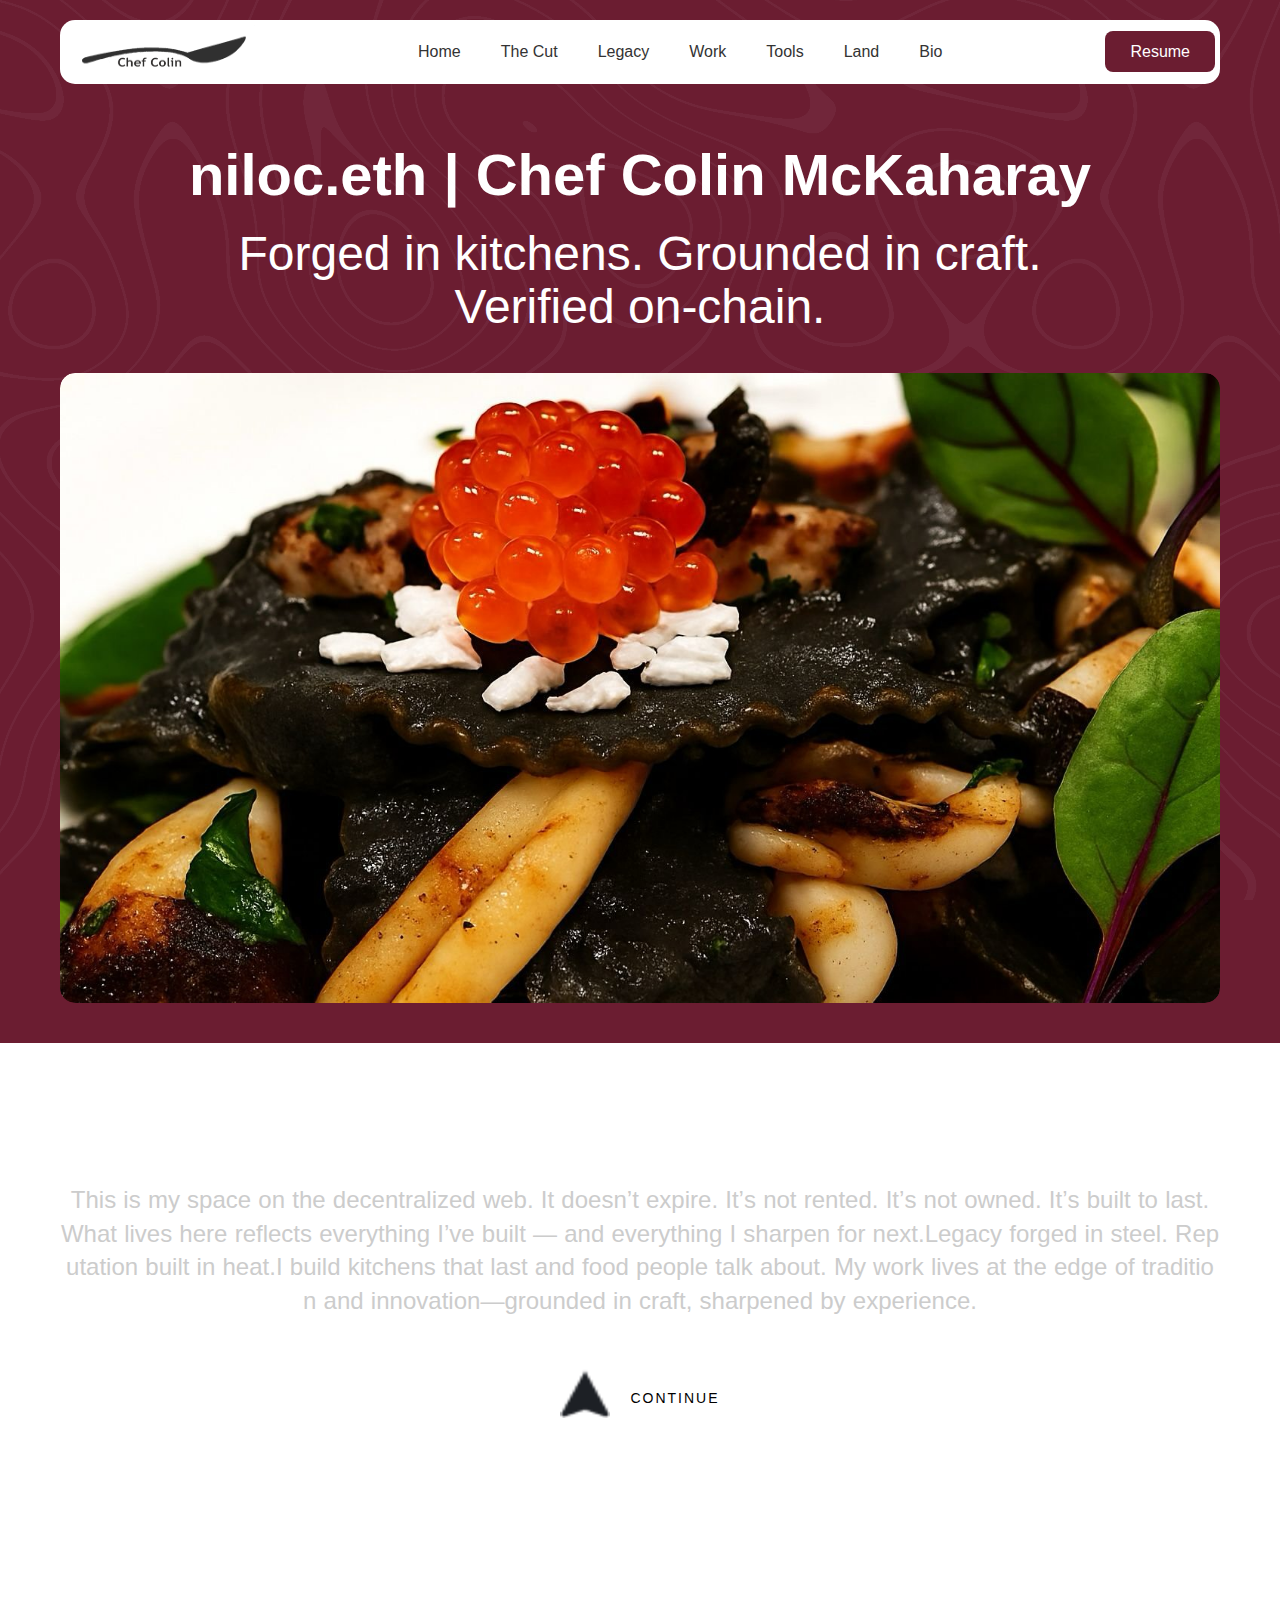
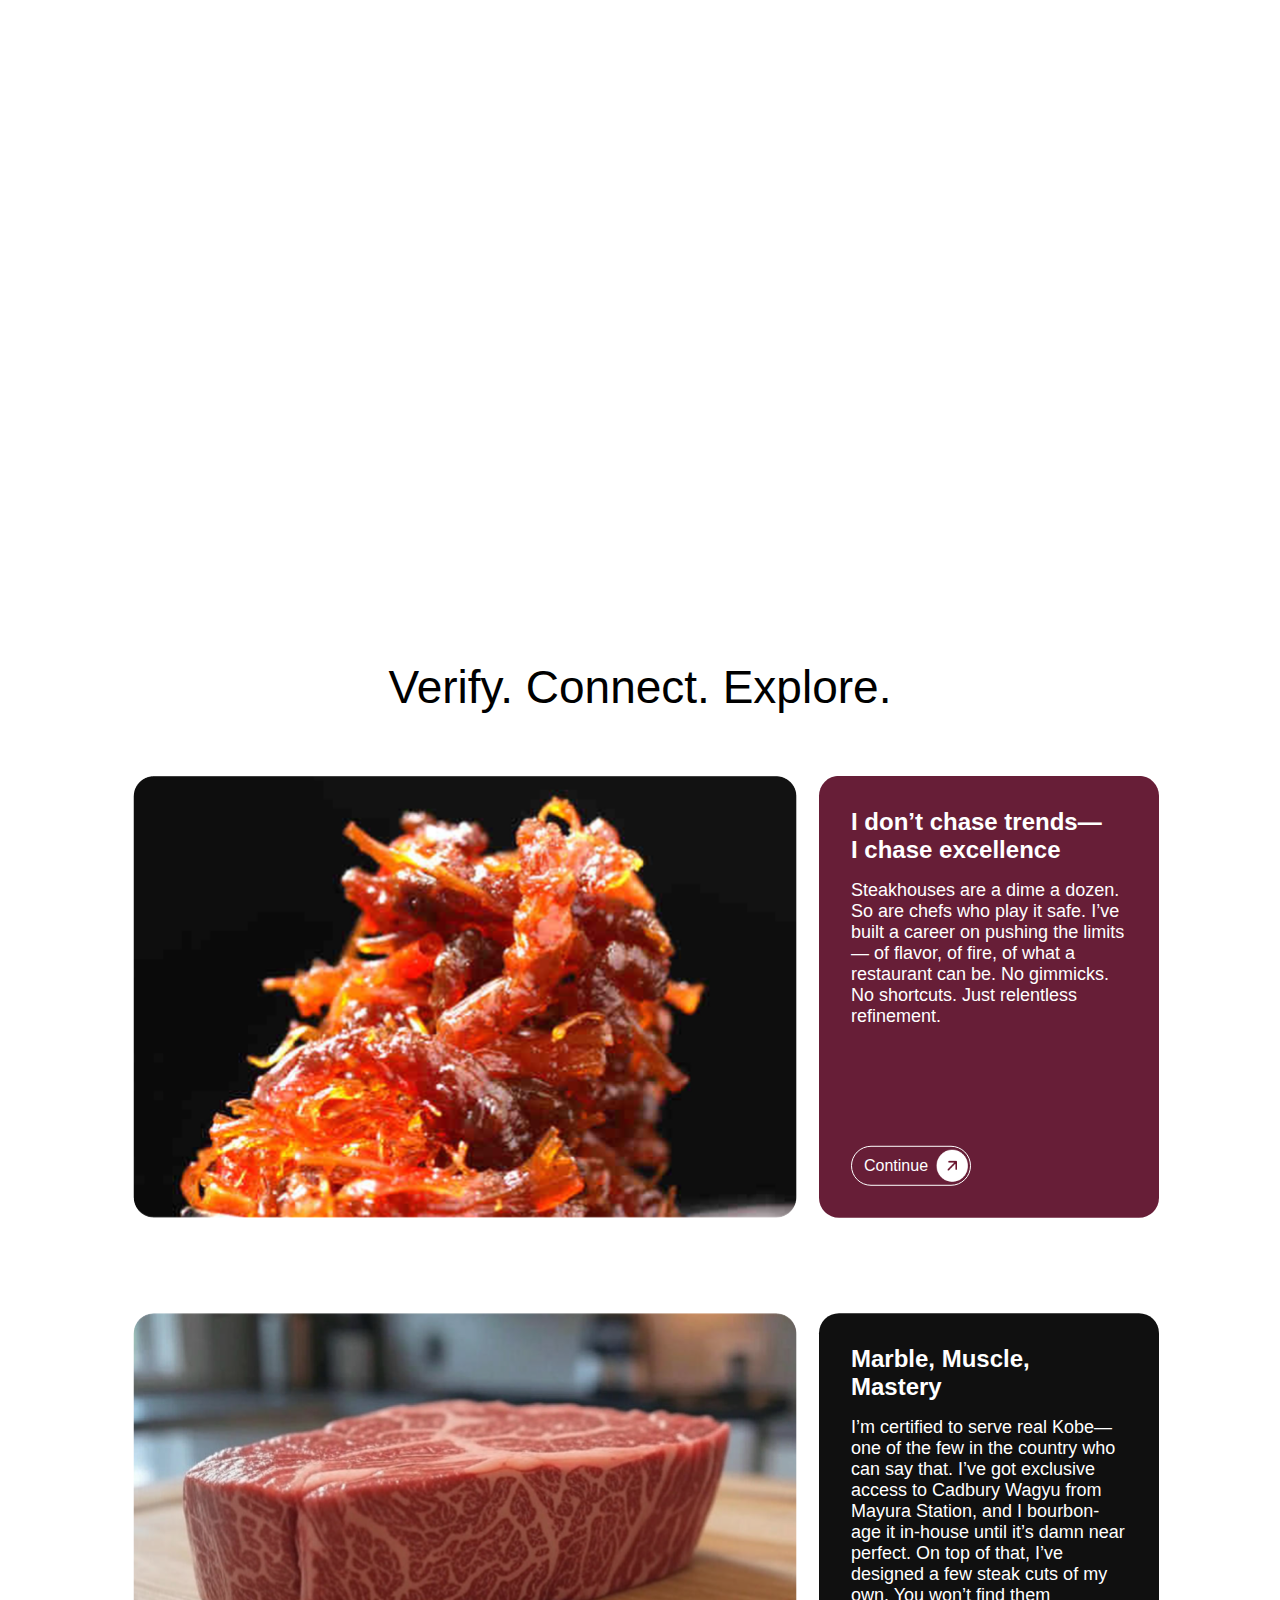
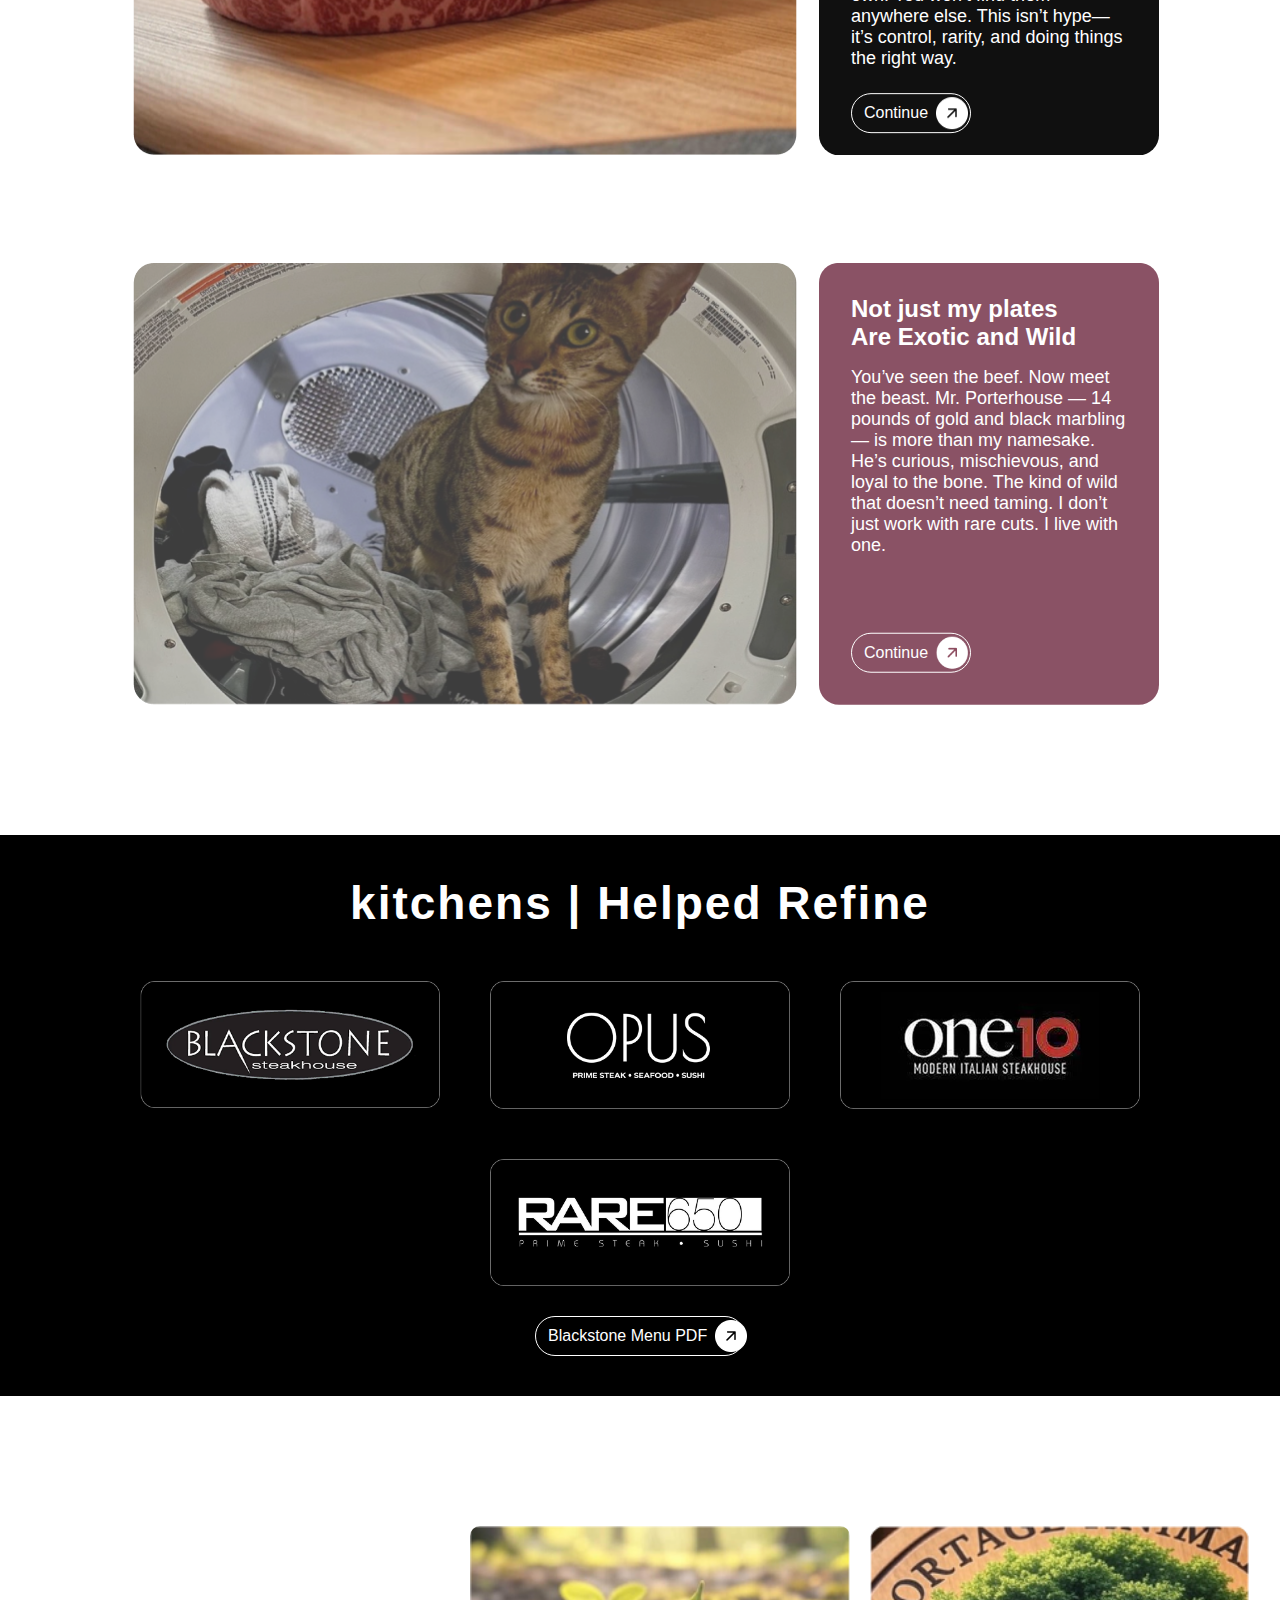
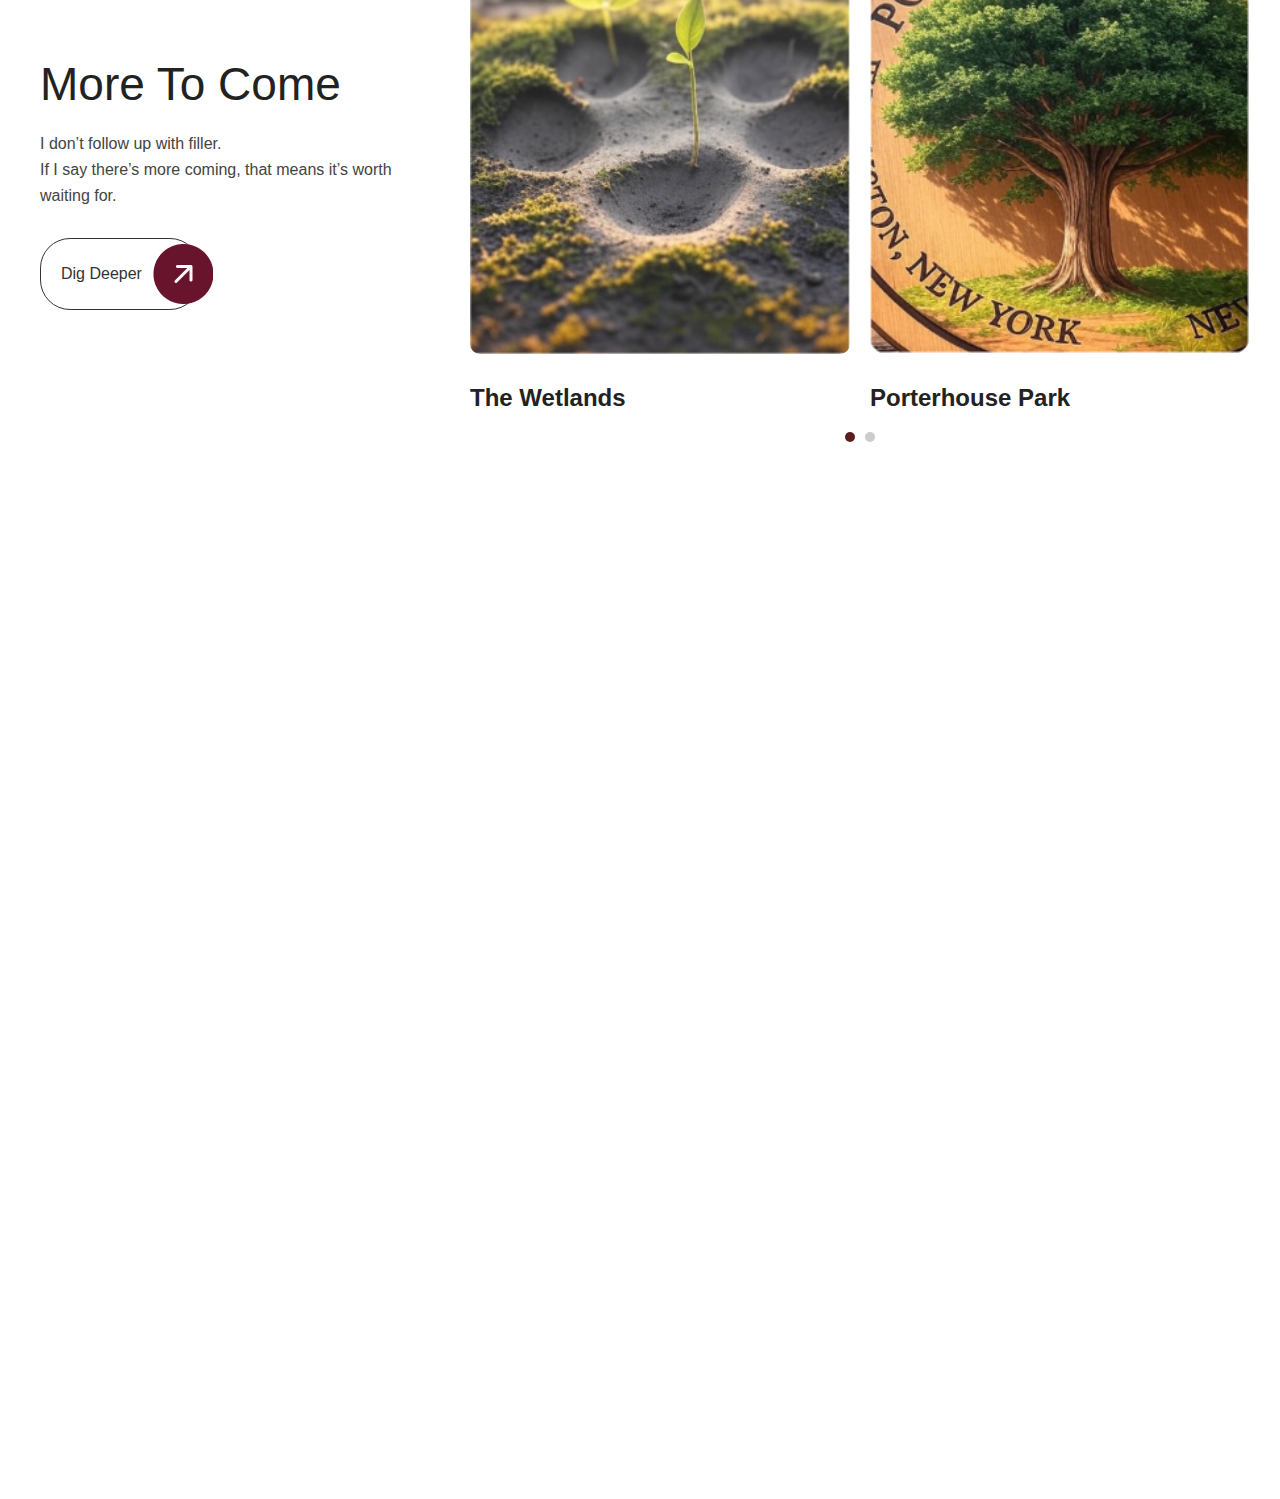
<file: index.html>
<!-- rebuild trigger -->
<!DOCTYPE html>
<html lang="en">
  <head>
    <meta charset="UTF-8" />
    <meta name="viewport" content="width=device-width, initial-scale=1.0" />
    <title>Chef Colin</title>

    <!-- Fonts and styles -->
    <link rel="stylesheet" href="style.css" />

    <!-- Favicon -->
    <link rel="icon" type="image/x-icon" href="./images/favicon.png" />

    <!-- Swiper CSS and JS -->
    <link rel="stylesheet" href="./vendors/swiper/swiper-bundle.min.css" />
    <script src="./vendors/swiper/swiper-bundle.min.js"></script>

    <!-- GSAP & ScrollTrigger -->
    <script src="./vendors/gsap/gsap.min.js"></script>
    <script src="./vendors/gsap/ScrollTrigger.min.js"></script>
  </head>
  <body>
    <section class="hero-section" id="home">
      <div class="bg">
        <div class="container">
          <header>
            <div class="logo-container">
              <img
                src="./images/logos.png"
                alt="Chef Colin Logo"
                class="logo"
              />
            </div>
            <nav id="main-nav">
              <ul class="nav-links">
                <li><a href="#home" class="nav-link">Home</a></li>
                <li><a href="#about" class="nav-link">The Cut</a></li>
                <li><a href="#legacy" class="nav-link">Legacy</a></li>
                <li><a href="#explore" class="nav-link">Work</a></li>
                <li><a href="#partners" class="nav-link">Tools</a></li>
                <li><a href="#partners" class="nav-link">Land</a></li>
                <li>
                  <a
                    target="_blank"
                    href="./documents/Chef Colin Bio.pdf"
                    class="nav-link"
                    >Bio</a
                  >
                </li>
              </ul>
            </nav>
            <div>
              <a
                target="_blank"
                href="./documents/Chef Colin resume.pdf"
                class="signup-btn"
                >Resume
              </a>
            </div>
            <div class="burger-menu" id="burger-menu">
              <div class="bar"></div>
              <div class="bar"></div>
              <div class="bar"></div>
            </div>
          </header>

          <section class="hero">
            <div class="hero-text">
              <h1 class="type">
                <span class="ityped">niloc.eth | Chef Colin McKaharay</span>
              </h1>
              <h4 class="type1">
                <span class="ityped"
                  >Forged in kitchens. Grounded in craft.<br />
                  Verified on-chain.</span
                >
              </h4>
            </div>
            <div class="hero-image-container">
              <img
                src="./images/image-8.jpeg"
                alt="Premium quality meat"
                class="hero-image"
              />
            </div>
          </section>
        </div>
      </div>
    </section>
    <section>
      <div class="second_container">
        <div class="manifesto" id="manifesto-text">
          This is my space on the decentralized web. It doesn’t expire. It’s not
          rented. It’s not owned. It’s built to last.What lives here reflects
          everything I’ve built — and everything I sharpen for next.Legacy
          forged in steel. Reputation built in heat.I build kitchens that last
          and food people talk about. My work lives at the edge of tradition and
          innovation—grounded in craft, sharpened by experience.
        </div>

        <div class="continue-btn">
          <img class="arrow" src="./images/arrow.png" />
          <a href="#about" style="text-decoration: none" class="continue-text"
            >CONTINUE</a
          >
        </div>
      </div>
    </section>
    <section class="card-section" id="about">
      <div class="card">
        <div class="card-image">
          <img
            src="./images/beef-meat.png"
            alt="Marbled meat on cutting board"
          />
        </div>
        <div class="card-text">
          <h2>Uncut</h2>
          <p>
            I didn’t come up chasing trends or TikToks. I came up scrubbing pans
            and swinging cleavers — learning to keep pace, lead by example, and
            outlast anyone who only brought passion. I’ve led kitchens that
            print money. I’ve walked away from titles that didn’t mean anything.
            I’ve built crews that still call me Chef 20 years later — and I’ve
            taught people to cook with steel and stay sharp. If you’re looking
            for buzzwords or branding, go check the résumé. This is the part
            they don’t write down — but it’s the part that built everything
            else.
          </p>
          <a href="#legacy" style="text-decoration: none" class="learn-more">
            <div class="arrow-container">
              <img src="./images/arrow.png" class="arrow-svg" />
            </div>
            Continue
          </a>
        </div>
      </div>
    </section>
    <section class="services-container" id="legacy">
      <h1 class="main-title">Built By Hand. Led With Discipline.</h1>

      <div class="services-grid">
        <!-- Service 1 -->
        <div class="service-item light-bg reveal-element">
          <div class="service-number">01</div>
          <div class="service-content">
            <h2>CRAFT</h2>
            <p>
              No gimmicks. No gimmick cuts. Just skill that doesn’t expire. What
              I build, lasts.
            </p>
          </div>
        </div>

        <!-- Service 2 -->
        <div class="service-item dark-bg reveal-element">
          <div class="service-number">02</div>
          <div class="service-content">
            <h2>Signature Cuts</h2>
            <p>
              From Cadbury Wagyu to bourbon-aged ribeyes — every plate I design
              balances luxury and legacy. I don’t copy trends. I set them.
            </p>
          </div>
        </div>

        <!-- Service 3 -->
        <div class="service-item light-bg reveal-element">
          <div class="service-number">03</div>
          <div class="service-content">
            <h2>TRAINING Ground</h2>
            <p>
              I’ve trained dishwashers into chefs and chefs into leaders. That’s
              the real secret sauce.
            </p>
          </div>
        </div>

        <!-- Service 4 -->
        <div class="service-item dark-bg reveal-element">
          <div class="service-number">04</div>
          <div class="service-content">
            <h2>Strategic SOLUTIONS</h2>
            <p>
              Whether it’s a steakhouse looking to level up, or a team looking
              for vision — they bring the knives, I bring the edge.
            </p>
          </div>
        </div>
      </div>
    </section>

    <section class="beef-section">
      <div class="container-beef">
        <div class="beef-image-container">
          <img
            src="./images/beef.png"
            alt="Premium marbled beef"
            class="beef-image"
          />
        </div>
      </div>
    </section>
    <section class="explore-section" id="explore">
      <h1 class="explore-heading">Verify. Connect. Explore.</h1>
      <!-- card one -->
      <div class="explore-wrapper card-one">
        <div class="explore-card image-card">
          <img src="./images/explore.png" alt="Seaweed/Meat Closeup" />
        </div>
        <div class="explore-card text-card">
          <h3>I don’t chase trends—<br />I chase excellence</h3>
          <p>
            Steakhouses are a dime a dozen. So are chefs who play it safe. I’ve
            built a career on pushing the limits — of flavor, of fire, of what a
            restaurant can be. No gimmicks. No shortcuts. Just relentless
            refinement.
          </p>
          <a style="text-decoration: none" href="#card2" class="learn-more-btn">
            Continue
            <img src="./images/arrow-btn.png" class="arrow" />
          </a>
        </div>
      </div>

      <!-- card two -->
      <div class="explore-wrapper card-two" id="card2">
        <div class="explore-card image-card">
          <img src="./images/meatsss.png" alt="Seaweed/Meat Closeup" />
        </div>
        <div class="explore-card black text-card">
          <h3>Marble, Muscle, <br />Mastery</h3>
          <p>
            I’m certified to serve real Kobe—one of the few in the country who
            can say that. I’ve got exclusive access to Cadbury Wagyu from Mayura
            Station, and I bourbon-age it in-house until it’s damn near perfect.
            On top of that, I’ve designed a few steak cuts of my own. You won’t
            find them anywhere else. This isn’t hype—it’s control, rarity, and
            doing things the right way.
          </p>
          <a style="text-decoration: none" href="#card3" class="learn-more-btn">
            Continue
            <img src="./images/black-arrow.png" class="arrow" />
          </a>
        </div>
      </div>

      <!-- card three -->
      <div class="explore-wrapper card-three" id="card3">
        <div class="explore-card image-card">
          <img src="./images/explore_3.png" alt="Seaweed/Meat Closeup" />
        </div>
        <div class="explore-card text-card">
          <h3>
            Not just my plates<br />
            Are Exotic and Wild
          </h3>
          <p>
            You’ve seen the beef. Now meet the beast. Mr. Porterhouse — 14
            pounds of gold and black marbling — is more than my namesake. He’s
            curious, mischievous, and loyal to the bone. The kind of wild that
            doesn’t need taming. I don’t just work with rare cuts. I live with
            one.
          </p>
          <a href="#more" style="text-decoration: none" class="learn-more-btn">
            Continue
            <img src="./images/arrow-btn.png" class="arrow" />
          </a>
        </div>
      </div>
    </section>
    <section class="kitchens-section">
      <h1>kitchens | Helped Refine</h1>
      <div class="logos">
        <a href="https://www.blackstonesteakhouse.com" class="logo-item">
          <img
            src="images/blackstone-icon.png"
            alt="Blackstone Logo"
            class="logo-1"
          />
        </a>
        <a href="https://www.opussteakhouse.com" class="logo-item">
          <img src="images/onepus-icon.png" alt="Opus Logo" class="logo-2" />
        </a>
        <a href="https://www.one10restaurant.com" class="logo-item">
          <img src="images/one-10.png" alt="One10 Logo" class="logo-3" />
        </a>
        <a href="https://www.rare650.com" class="logo-item">
          <img src="images/rare-icon.png" alt="Rare Logo" class="logo-4" />
        </a>
      </div>
      <a
        href="./documents/Blackstone Steakhouse Dinner Menu.pdf"
        class="learn-more-btn-new"
        target="_blank"
      >
        Blackstone Menu PDF
        <img src="./images/black-arrow.png" class="arrow" />
      </a>
    </section>

    <section id="more">
      <div class="mtc-container">
        <div class="mtc-content-wrapper">
          <div class="mtc-text-content">
            <h1>More To Come</h1>
            <p>
              I don’t follow up with filler.<br />
              If I say there’s more coming, that means it’s worth waiting for.
            </p>
            <a href="coming-soon.html" class="mtc-btn">
              Dig Deeper
              <img src="./images/new_arrow.png" class="arrow-new" alt="arrow" />
            </a>
          </div>

          <div class="mtc-slider-section">
            <div class="mtc-slider">
              <div class="mtc-slide">
                <div class="mtc-slide-content">
                  <div class="mtc-slide-image">
                    <img
                      src="./images/slider1.png"
                      alt="Small plant sprouting"
                    />
                  </div>
                  <h3 class="mtc-slide-title">The Wetlands</h3>
                </div>
              </div>
              <div class="mtc-slide">
                <div class="mtc-slide-content">
                  <div class="mtc-slide-image">
                    <img src="./images/slider2.png" alt="Tree medallion" />
                  </div>
                  <h3 class="mtc-slide-title">Porterhouse Park</h3>
                </div>
              </div>
              <div class="mtc-slide">
                <div class="mtc-slide-content">
                  <div class="mtc-slide-image">
                    <img src="./images/slider3.png" alt="Wooden deck" />
                  </div>
                  <h3 class="mtc-slide-title">The Custom Collection</h3>
                </div>
              </div>
            </div>

            <div class="mtc-slider-dots">
              <span class="mtc-dot active" data-index="0"></span>
              <span class="mtc-dot" data-index="1"></span>
            </div>
          </div>
        </div>
      </div>
    </section>

    <section class="footer-section" id="partners">
      <div class="footer-content">
        <div class="footer-brand">
          <h1>The legacy is <span>already written.</span></h1>
          <h1>The just proves it. <span>next cut </span></h1>
        </div>

        <nav class="footer-nav">
          <a href="#home">Home</a>
          <a href="#about">The Cut</a>
          <a href="#legacy">Legacy</a>
          <a href="#explore">Work</a>
        </nav>

        <div class="footer-social">
          <a target="_blank" href="mailto:chefniloc@aol.com">
            <img src="./images/email.png"
          /></a>
          <a target="_blank" href="https://chefcolin.com/">
            <img src="./images/website.png"
          /></a>
          <a target="_blank" href="https://www.linkedin.com/in/chefniloc">
            <img src="./images/linkedin.png"
          /></a>
          <a target="_blank" href="https://app.ens.domains/name/niloc.eth"
            ><img src="./images/web3.png"
          /></a>
          <a target="_blank" href="https://www.instagram.com/chefniloc">
            <img src="./images/instagram.png"
          /></a>
        </div>

        <div class="footer-logo">
          <img src="./images/chef-colin.png" />
        </div>

        <div class="footer-button-container">
          <a href="mailto:chefniloc@aol.com" class="footer-button"
            >CONTACT ME</a
          >
        </div>

        <div class="footer-copyright">
          <p>© 2025 Blackstone Steakhouse Executive Chef Colin McKaharay</p>
          <p>Chefmiloc@Aol.Com | Niloc.Eth — Verified On-Chain.</p>
        </div>
      </div>
    </section>

    <script src="./js/script.js"></script>

    <script>
      // Ensure GSAP and ScrollTrigger are loaded
      gsap.registerPlugin(ScrollTrigger);

      // Card Animation
      gsap
        .timeline({
          scrollTrigger: {
            trigger: ".card",
            start: "top 80%",
            toggleActions: "play reverse play reverse",
          },
          defaults: { ease: "power3.out" },
        })
        .fromTo(
          ".card",
          { y: 100, opacity: 0 },
          { y: 0, opacity: 1, duration: 1 }
        )
        .fromTo(
          ".card-text h2",
          { y: 50, opacity: 0 },
          { y: 0, opacity: 1, duration: 0.8 },
          "-=0.5"
        )
        .fromTo(
          ".card-text p",
          { y: 40, opacity: 0 },
          { y: 0, opacity: 1, duration: 0.8 },
          "-=0.5"
        )
        .fromTo(
          ".learn-more",
          { y: 30, opacity: 0 },
          { y: 0, opacity: 1, duration: 0.8 },
          "-=0.5"
        );

      // Footer Animation
      gsap.fromTo(
        ".footer-section",
        { y: 50, opacity: 0 },
        {
          y: 0,
          opacity: 1,
          duration: 1,
          scrollTrigger: {
            trigger: ".footer-section",
            start: "top 90%",
            toggleActions: "play reverse play reverse",
          },
        }
      );
    </script>
    <script>
      document.addEventListener("DOMContentLoaded", () => {
        const slider = document.querySelector(".mtc-slider");
        const dotsContainer = document.querySelector(".mtc-slider-dots");
        const slides = document.querySelectorAll(".mtc-slide");
        const totalSlides = slides.length;
        let currentIndex = 0;
        let slidesPerView = window.innerWidth > 992 ? 2 : 1;

        // Function to update dots based on slides per view
        function updateDots() {
          const dotCount = Math.ceil(totalSlides / slidesPerView);
          dotsContainer.innerHTML = "";
          for (let i = 0; i < dotCount; i++) {
            const dot = document.createElement("span");
            dot.classList.add("mtc-dot");
            dot.setAttribute("data-index", i);
            if (i === currentIndex) dot.classList.add("active");
            dotsContainer.appendChild(dot);
          }

          // Add click event listeners to new dots
          document.querySelectorAll(".mtc-dot").forEach((dot) => {
            dot.addEventListener("click", () => {
              currentIndex = parseInt(dot.getAttribute("data-index"));
              updateSlider();
              clearInterval(slideInterval);
              slideInterval = setInterval(autoSlide, 4000);
            });
          });
        }

        // Function to update slider position
        function updateSlider() {
          const slideWidth = slider.offsetWidth / slidesPerView;
          slider.style.transform = `translateX(-${
            currentIndex * slideWidth
          }px)`;

          // Update active dot
          const dots = document.querySelectorAll(".mtc-dot");
          dots.forEach((dot, index) => {
            dot.classList.toggle("active", index === currentIndex);
          });
        }

        // Automatic sliding
        function autoSlide() {
          const maxIndex = Math.ceil(totalSlides / slidesPerView) - 1;
          currentIndex = currentIndex + 1 > maxIndex ? 0 : currentIndex + 1;
          updateSlider();
        }

        let slideInterval = setInterval(autoSlide, 4000);

        // Handle window resize
        window.addEventListener("resize", () => {
          const newSlidesPerView = window.innerWidth > 992 ? 2 : 1;
          if (newSlidesPerView !== slidesPerView) {
            slidesPerView = newSlidesPerView;
            currentIndex = Math.min(
              currentIndex,
              Math.ceil(totalSlides / slidesPerView) - 1
            );
            updateDots();
          }
          updateSlider();
        });

        // Pause autoplay on hover
        slider.addEventListener("mouseenter", () => {
          clearInterval(slideInterval);
        });

        // Resume autoplay on mouse leave
        slider.addEventListener("mouseleave", () => {
          slideInterval = setInterval(autoSlide, 4000);
        });

        // Initial setup
        updateDots();
        updateSlider();
      });
    </script>
    <script>
      document.addEventListener("DOMContentLoaded", () => {
        console.log("Smooth scrolling script initialized");

        // Select all navigation links
        const navLinks = document.querySelectorAll(".nav-link");

        navLinks.forEach((link) => {
          link.addEventListener("click", (event) => {
            const href = link.getAttribute("href");

            // Check if the href is an internal anchor link (starts with #)
            if (href.startsWith("#")) {
              event.preventDefault();
              console.log("Clicked nav link with href:", href);

              const target = document.querySelector(href);
              if (target) {
                console.log("Target section found:", href);
                window.scrollTo({
                  top: target.offsetTop - 60, // Adjust for header height
                  behavior: "smooth",
                });
              } else {
                console.warn("Target section not found for href:", href);
              }
            } else {
              // For external URLs, allow default behavior (navigate to the URL)
              console.log("External link clicked:", href);
            }
          });
        });
      });
    </script>
    <script>
      // GSAP animation for cards
      gsap.from(".card-one, .beef-image", {
        y: 100,
        opacity: 0,
        duration: 1,
        ease: "power3.out",
        delay: 0.2,
      });

      gsap.from(".card-two", {
        y: 100,
        opacity: 0,
        duration: 1,
        ease: "power3.out",
        delay: 0.4,
      });

      gsap.from(".card-three", {
        y: 100,
        opacity: 0,
        duration: 1,
        ease: "power3.out",
        delay: 0.6,
      });
      // animations
    </script>
    <script>
      // Register ScrollTrigger plugin
      gsap.registerPlugin(ScrollTrigger);

      // Select all explore-wrapper elements
      const exploreCards = document.querySelectorAll(".explore-wrapper");

      // Animate each card
      exploreCards.forEach((card, index) => {
        gsap.fromTo(
          card,
          {
            y: 100, // Start 100px below
            opacity: 0, // Start invisible
          },
          {
            y: 0, // End at original position
            opacity: 1, // Fully visible
            duration: 0.8, // Animation duration
            ease: "power3.out", // Smooth easing
            scrollTrigger: {
              trigger: card, // Trigger when card enters viewport
              start: "top 80%", // Start animation when top of card is 80% from top of viewport
              toggleActions: "play reverse play reverse",
            },
            delay: index * 0.2, // Stagger each card by 0.2s
          }
        );
      });
    </script>
  </body>
</html>
</file>
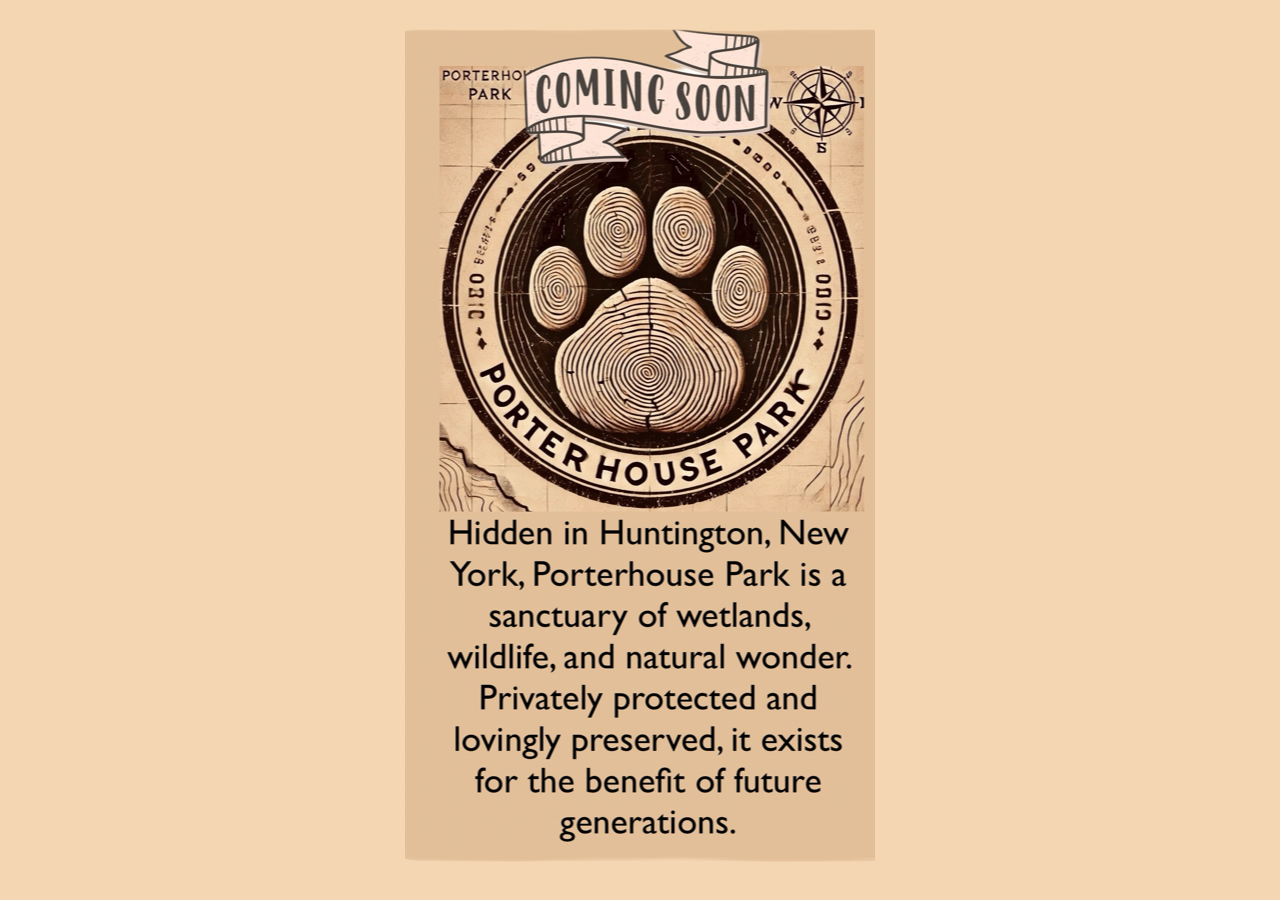
<file: coming-soon.html>
<!DOCTYPE html>
<html lang="en">
  <head>
    <meta charset="UTF-8" />
    <meta name="viewport" content="width=device-width, initial-scale=1.0" />
    <title>Coming Soon</title>
    <style>
      * {
        margin: 0;
        padding: 0;
        box-sizing: border-box;
        font-family: "Arial", sans-serif;
      }

      body {
        min-height: 100vh;
        display: flex;
        justify-content: center;
        align-items: center;
        background: linear-gradient(45deg, #f4d6b2, #f4d6b2);
        overflow: hidden;
      }

      .container {
        text-align: center;
        color: white;
        padding: 20px;
        max-width: 800px;
      }

      h1 {
        font-size: 3.5em;
        margin-bottom: 20px;
        text-shadow: 2px 2px 4px rgba(0, 0, 0, 0.3);
      }

      p {
        font-size: 1.2em;
        margin-bottom: 30px;
        opacity: 0.8;
      }

      .countdown {
        display: flex;
        justify-content: center;
        gap: 20px;
        margin-bottom: 30px;
      }

      .countdown div {
        background: rgba(255, 255, 255, 0.1);
        padding: 20px;
        border-radius: 10px;
        min-width: 80px;
        backdrop-filter: blur(5px);
      }

      .countdown span {
        display: block;
        font-size: 2em;
        font-weight: bold;
      }

      .countdown label {
        font-size: 0.9em;
        opacity: 0.7;
      }

      .email-form {
        display: flex;
        justify-content: center;
        gap: 10px;
        margin-top: 20px;
      }

      .email-form input {
        padding: 12px;
        border: none;
        border-radius: 25px;
        width: 250px;
        font-size: 1em;
      }

      .email-form button {
        padding: 12px 25px;
        border: none;
        border-radius: 25px;
        background: #ff6b6b;
        color: white;
        font-size: 1em;
        cursor: pointer;
        transition: background 0.3s;
      }

      .email-form button:hover {
        background: #ff8787;
      }

      .particles {
        position: absolute;
        top: 0;
        left: 0;
        width: 100%;
        height: 100%;
        pointer-events: none;
      }

      @media (max-width: 600px) {
        h1 {
          font-size: 2.5em;
        }

        .countdown {
          flex-wrap: wrap;
        }

        .email-form {
          flex-direction: column;
          align-items: center;
        }

        .email-form input {
          width: 100%;
        }
      }
    </style>
  </head>
  <body>
    <div class="particles" id="particles"></div>
    <div class="container">
      <img src="./images/coming-soon.png" class="images" />
    </div>
  </body>
</html>
</file>
<file: style.css>
/* Reset and base styles */
* {
  margin: 0;
  padding: 0;
  box-sizing: border-box;
}

body {
  color: black;
  font-family: "Urbanist", sans-serif;
}

.container {
  width: 100%;
  max-width: 1200px;
  margin: 0 auto;
  padding: 20px;
}
.ityped {
  display: inline-block;
  color: white; /* match your theme */
}

.hero-section {
  background-color: #6b1d31; /* Burgundy background */
}

/* Header and Navigation */
header {
  display: flex;
  justify-content: space-between;
  align-items: center;
  padding: 5px 0;
  background-color: white;
  border-radius: 15px;
  margin-bottom: 40px;
  position: relative;
  z-index: 9999;
}
.type {
  white-space: wrap;
  text-align: center;
  font-weight: 600;
  font-size: 57.99px;
  line-height: 110.00000000000001%;
  letter-spacing: 0%;
  margin-bottom: 20px;
  color: white;
}
.type1 {
  white-space: wrap;
  text-align: center;
  font-weight: 400;
  font-size: 48px;
  line-height: 110.00000000000001%;
  letter-spacing: 0%;
  color: white;
}
.logo-container {
  padding-left: 15px;
}

.logo {
  height: 50px;
  width: 180px;
}

.nav-links {
  display: flex;
  list-style: none;
}

.nav-link {
  color: #333;
  text-decoration: none;
  padding: 0 20px;
  font-size: 16px;
  transition: color 0.3s ease;
}

.nav-link:hover {
  color: #6b1d31;
}

.signup-btn {
  background-color: #6b1d31;
  color: white;
  border: none;
  border-radius: 8px;
  padding: 12px 25px;
  text-decoration: none;
  font-size: 16px;
  cursor: pointer;
  transition: background-color 0.3s ease;
  margin-right: 5px;
}
.bg {
  position: relative;
  background-size: cover;
  background-position: center;
  background-repeat: no-repeat;
}

.bg::before {
  content: "";
  position: absolute;
  top: 0;
  left: 0;
  width: 100%;
  height: 100vh;
  background-image: url("./images/bg_texture.svg");
  opacity: 0.05;
  z-index: 1;
}
.signup-btn:hover {
  background-color: #5a1829;
}

.burger-menu {
  display: none;
  cursor: pointer;
  margin-right: 15px;
}

.bar {
  width: 25px;
  height: 3px;
  background-color: #333;
  margin: 5px 0;
  transition: 0.4s;
}

/* Hero Section */
.hero {
  display: flex;
  flex-direction: column;
  justify-content: center; /* Center vertically */
  align-items: center; /* Center horizontally */
  padding: 20px 0;
  border-radius: 15px;
  min-height: calc(100vh - 120px); /* Adjust for header height */
  transition: transform 0.3s ease-in-out;
}

.hero-text {
  text-align: center;
  margin-bottom: 40px;
}

.hero-image-container {
  width: 100%;
  height: auto;
  border-radius: 15px;
  overflow: hidden;
  position: relative;
  z-index: 10;
}

.hero-image {
  width: 100%;
  height: 100%;
  object-fit: cover;
  border-radius: 15px;
  display: block;
}

/* Add zoom effect when scrolled */
.hero-image.zoomed {
  transform: scale(1.2); /* Zoom effect */
}

/* Media Queries for Responsiveness */
@media screen and (max-width: 768px) {
  .nav-links {
    display: none;
    position: absolute;
    top: 80px;
    left: 0;
    right: 0;
    flex-direction: column;
    background-color: white;
    text-align: center;
    z-index: 1;
    border-radius: 0 0 15px 15px;
  }
  .logo {
    height: 50px;
    width: 140px;
  }
  .hero-image-container {
    width: 100%;
    height: 500px;
    margin-top: 30px;
    border-radius: 15px;
    overflow: hidden;
  }

  .nav-links.active {
    display: flex;
  }

  .nav-link {
    padding: 15px;
    display: block;
  }

  .burger-menu {
    display: block;
  }

  .type {
    font-size: 28px;
  }

  header {
    position: relative;
  }
}
/* Burger Menu Animation */
.bar.change:nth-child(1) {
  transform: rotate(-45deg) translate(-5px, 6px);
}

.bar.change:nth-child(2) {
  opacity: 0;
}

.bar.change:nth-child(3) {
  transform: rotate(45deg) translate(-5px, -6px);
}

/* Fade-in animation for mobile menu */
@keyframes fadeIn {
  from {
    opacity: 0;
  }
  to {
    opacity: 1;
  }
}

.nav-links.active {
  animation: fadeIn 0.3s ease-in-out forwards;
}
@media screen and (max-width: 480px) {
  .type {
    font-size: 24px;
  }

  .signup-btn {
    padding: 10px 15px;
    font-size: 14px;
  }

  .hero-text {
    margin-bottom: 20px;
  }
}

/* third section */

.second_container {
  max-width: 1200px;
  margin: 0 auto;
  padding: 20px;
  text-align: center;
  padding-top: 10vh; /* Keep this for visual spacing, or adjust */
  min-height: 20vh; /* Use min-height instead of height */
  /* height: 60vh; Remove this */
}
.second_container {
  margin-top: 50px; /* Adjust as needed */
}

.manifesto {
  font-size: 24px;
  line-height: 1.4;
  margin-bottom: 50px;
}

.char {
  display: inline-block;
  color: #cccccc; /* Starting with gray color */
  transition: color 0.2s ease;
}

.space {
  display: inline-block;
  width: 0.3em;
}

.continue-btn {
  display: flex;
  justify-content: center;
  gap: 20px;
  align-items: center;
  max-width: 1200px;
  margin: 0 atuo;
  cursor: pointer;
  margin-top: 40px;
}

.arrow {
  width: 50px;
  height: 50px;
}

.continue-text {
  margin-top: 10px;
  font-size: 14px;
  text-transform: uppercase;
  letter-spacing: 2px;
  color: black;
}

/* boxes section */

/* Services Section */
.services-container {
  max-width: 1280px;
  margin: 60px auto;
  padding: 0 20px;
  width: 100%;
}

.main-title {
  text-align: center;
  font-size: clamp(46px, 4vw, 3rem);
  font-weight: 400;
  margin-bottom: 60px;
  color: #333;
  padding: 0 15px;
}

/* Grid Layout - Exact Match for Large Screens */
.services-grid {
  display: grid;
  grid-template-columns: repeat(4, 1fr);
  grid-template-rows: auto;
  gap: 12px;
  position: relative;
  height: 336px;
}

/* Service Box Positioning */
.service-box {
  position: relative;
}

.left-box {
  grid-column: 1 / span 4;
  grid-row: 1;
}

.center-left-box {
  grid-column: 5 / span 4;
  grid-row: 1;
  margin-top: 60px;
}

.right-box {
  grid-column: 7 / span 4;
  grid-row: 1;
}

.center-right-box {
  grid-column: 9 / span 4;
  grid-row: 1;
  margin-top: 60px;
}

.service-item {
  border-radius: 8px;
  overflow: hidden;
  position: relative;
  height: 100%;
  min-height: 250px;
  padding: 30px;
  display: flex;
  flex-direction: column;
  justify-content: flex-start;
  opacity: 0; /* Initially hidden, will be animated with GSAP */
  transform: translateY(50px); /* Start position for animation */
}

.light-bg {
  background-color: #f5f5f5;
  color: #333;
  max-width: 310px;
}

.dark-bg {
  background-color: #7d2240; /* Dark burgundy color */
  color: white;
  margin-top: 100px;
  max-width: 310px;
}

.service-number {
  font-size: 150px;
  font-weight: 400;
  position: absolute;
  bottom: 20px;
  opacity: 0.2;
  z-index: 1;
  line-height: 0.8;
}

.service-content {
  position: relative;
  z-index: 2;
}

.service-content h2 {
  font-size: 24.5px;
  margin-bottom: 5px;
  font-weight: 700;
  text-transform: uppercase;
}

.service-content p {
  font-size: 1rem;
  line-height: 1.5;
}

.service-content .secondary-text {
  margin-top: 15px;
}

/* Responsive Breakpoints */
@media (max-width: 1200px) {
  .services-container {
    max-width: 960px; /* Constrain width for centering */
    margin: 0 auto; /* Center the container */
    padding: 0 20px; /* Add padding for smaller screens */
  }

  .services-grid {
    height: auto;
    grid-template-columns: repeat(2, 1fr);
    gap: 30px;
    max-width: 100%; /* Ensure grid doesn't exceed container */
    margin: 0 auto; /* Center the grid */
  }

  .dark-bg {
    margin-top: 0px;
  }

  .left-box,
  .center-left-box,
  .right-box,
  .center-right-box {
    grid-column: auto;
    grid-row: auto;
    margin-top: 0;
  }

  .service-item {
    max-width: none; /* Remove max-width to fit grid */
  }

  .light-bg,
  .dark-bg {
    max-width: none; /* Allow items to take full grid cell width */
  }
}

@media (max-width: 768px) {
  .services-container {
    max-width: 600px; /* Further constrain width */
    margin: 0 auto;
    padding: 0 15px;
  }

  .services-grid {
    grid-template-columns: 1fr;
    max-width: 100%;
    margin: 0 auto;
  }

  .main-title {
    margin-bottom: 40px;
  }

  .service-content h2 {
    font-size: clamp(1.1rem, 2.5vw, 1.2rem);
  }

  .service-content p {
    font-size: clamp(0.9rem, 1.8vw, 1rem);
  }
}

@media (max-width: 576px) {
  .services-container {
    max-width: 480px;
    margin: 40px auto;
    padding: 0 15px;
  }

  .service-item {
    padding: 20px;
  }
}

@media (max-width: 400px) {
  .services-container {
    max-width: 360px;
    margin: 40px auto;
    padding: 0 10px;
  }

  .service-item {
    padding: 15px;
  }
}

/* beef image  */
.beef-section {
  padding: 40px 0;
  overflow: hidden;
  margin-top: 240px;
}

.container-beef {
  max-width: 100%;
  width: 100%;
}

.beef-image-container {
  width: 100%;
  max-width: 100%;
  overflow: hidden;
  box-shadow: 0 10px 20px rgba(0, 0, 0, 0.1);
}

.beef-image {
  width: 100%;
  height: auto;
  display: block;
}

/* Responsive adjustments */
@media (max-width: 1200px) {
  .beef-section {
    margin-top: 80px;
  }
}
@media (max-width: 768px) {
  .beef-section {
    padding: 30px 0;
  }
  .beef-section {
    margin-top: 0px;
  }

  .beef-image-container {
    max-width: 100%;
  }
}
.explore-section {
  padding: 4rem 1rem;
  background-color: #fff;
  text-align: center;
  max-width: 1070px;
  margin: 0 auto;
  position: relative;
  z-index: 10;
}

.explore-wrapper {
  display: flex;
  flex-direction: row;
  justify-content: center;
  align-items: center;
  flex-wrap: wrap;
  gap: 10px;
  margin: 0 auto;
  margin-bottom: 90px;
}

.image-card {
  flex: 1;
  max-height: 442px;
}

.text-card {
  max-width: 340px;
  width: 100%;
  height: 442px;
  flex: 1;
  border-radius: 20px;
}

.image-card img {
  height: 100%;
  max-height: 442px;
  object-fit: contain;
  border-radius: 21px;
}

.explore-heading {
  font-weight: 400;
  font-size: 46px;
  margin-bottom: 60px;
  line-height: 56.02px;
  text-align: center;
  text-transform: capitalize;
}

.text-card {
  background-color: #661c35;
  color: #fff;
  padding: 2rem;
  text-align: left;
  display: flex;
  flex-direction: column;
}

.text-card h3 {
  font-size: 1.5rem;
  font-weight: 700;
  margin-bottom: 1rem;
}

.text-card p {
  font-size: 18px;
  font-weight: 300;
  margin-bottom: 1.5rem;
}

.black {
  background-color: #000;
}
.images {
  position: relative;
  z-index: 10;
}
.learn-more-btn {
  background-color: transparent;
  color: white;
  border: 1px solid white;
  padding: 12px;
  font-weight: 500;
  border-radius: 999px;
  cursor: pointer;
  display: inline-flex;
  align-items: center;
  gap: 0.5rem;
  margin-top: auto;
  height: 40px;
  width: 120px;
  white-space: nowrap;
}

.learn-more-btn img {
  width: 32px;
  height: 32px;
}
.learn-more-btn-new {
  background-color: transparent;
  color: white;
  border: 1px solid white;
  text-decoration: none;
  padding: 12px;
  font-weight: 500;
  border-radius: 999px;
  cursor: pointer;
  display: inline-flex;
  align-items: center;
  gap: 0.5rem;
  margin-top: auto;
  height: 40px;
  margin-top: 30px;
  width: 210px;
  white-space: nowrap;
}

.learn-more-btn-new img {
  width: 32px;
  height: 32px;
}

/* 768px media query */
@media (max-width: 768px) {
  .explore-wrapper {
    flex-direction: column;
    margin-bottom: 20px;
    padding: 0 20px;
  }

  .image-card img {
    width: 100%;
  }

  .text-card {
    text-align: center;
    align-items: center;
    height: auto;
    width: 100%;
    min-height: 350px;
  }
}

@media (max-width: 500px) {
  .explore-heading {
    font-size: 38px;
  }
}

@media (max-width: 425px) {
  .explore-wrapper {
    flex-direction: column;
    margin-bottom: 20px;
    padding: 0 20px;
  }

  .text-card {
    text-align: center;
    align-items: center;
    height: auto;
    width: 100%;
    min-height: 350px;
  }
}
/* new section */

.kitchens-section {
  background-color: #000;
  color: #fff;
  padding: 40px 20px;
  text-align: center;
  height: fit-content;
}

.kitchens-section h1 {
  font-size: 46px;
  font-weight: 500px;
  margin-bottom: 50px;
  letter-spacing: 2px;
  line-height: 56.02px;
}

.logos {
  display: flex;
  justify-content: center;
  gap: 50px;
  flex-wrap: wrap;
}

.logo-item {
  display: flex;
  flex-direction: column;
  align-items: center;
}

.logo-1 {
  max-width: 300px;
}
.logo-2 {
  max-width: 300px;
}
.logo-3 {
  max-width: 300px;
}
.logo-4 {
  max-width: 300px;
}
/* new section  */
.card-section {
  padding: 10px;
  display: flex;
  margin-top: 80px;
  justify-content: center;
  align-items: center;
}

.card {
  align-items: center;
  display: flex;
  max-width: 1200px;
  background: none;
  border-radius: 20px;
  /* box-shadow: 0 8px 24px rgba(0, 0, 0, 0.05); */
  overflow: hidden;
  opacity: 3; /* Start hidden for animation */
}

.card-image img {
  width: 640px;
  height: 640px;
  object-fit: cover;
  display: block;
  border-radius: 20px;
}

.card-text {
  padding: 40px;
  flex: 1;
}

.card-text h2 {
  font-size: 46px;
  font-weight: 500;
  margin-bottom: 20px;
  opacity: 3; /* Start hidden for animation */
}

.card-text p {
  font-size: 20px;
  font-weight: 300;
  color: #444;
  line-height: 120%;
  margin-bottom: 30px;
  opacity: 6; /* Start hidden for animation */
}

/* New button style with SVG arrow */
.learn-more {
  display: flex;
  align-items: center;
  gap: 15px;
  background: transparent;
  border: none;
  padding: 0;
  cursor: pointer;
  font-size: 16px;
  font-weight: 500;
  letter-spacing: 0.05em;
  color: #000;
  opacity: 6; /* Start hidden for animation */
}

.arrow-container {
  background-color: #f1f1f1;
  width: 44px;
  height: 44px;
  border-radius: 50%;
  display: flex;
  justify-content: center;
  align-items: center;
}

.arrow-svg {
  width: auto;
  height: auto;
}

/* Responsive styles */
@media (max-width: 1024px) {
  .card {
    flex-direction: column;
    max-width: 600px;
  }

  /* Reorder elements: place image after text */
  /* .card-image {
    order: 2;
  } */

  .card-text {
    order: 1;
    padding: 25px;
    text-align: center; /* Center text on mobile */
    display: flex;
    flex-direction: column;
    margin-top: 60px;
    align-items: center; /* Center items horizontally on mobile */
  }

  .card-image img {
    max-width: 100%;
    height: auto;
  }

  .card-text h2 {
    font-size: 24px;
    margin-bottom: 15px;
  }
}

@media (max-width: 768px) {
  .card {
    flex-direction: column;
    max-width: 600px;
  }

  /* Reorder elements: place image after text */
  /* .card-image {
    order: 2;
  } */

  .card-text {
    order: 1;
    padding: 25px;
    text-align: center; /* Center text on mobile */
    display: flex;
    flex-direction: column;
    align-items: center; /* Center items horizontally on mobile */
  }

  .card-image img {
    max-width: 100%;
    height: auto;
  }

  .card-text h2 {
    font-size: 24px;
    margin-bottom: 15px;
  }
}

@media (max-width: 480px) {
  .card-text {
    padding: 0px;
    padding-bottom: 20px;
  }

  .card-text h2 {
    font-size: 22px;
    margin-bottom: 12px;
  }

  .card-text p {
    font-size: 14px;
    margin-bottom: 20px;
  }

  .learn-more {
    font-size: 14px;
  }

  .arrow-container {
    width: 48px;
    height: 48px;
  }

  .arrow-svg {
    width: 20px;
    height: 20px;
  }
}

/* Footer styles */
.footer-section {
  width: 100%;
  background-color: #fff;
  box-shadow: 0px -8px 24px rgba(0, 0, 0, 0.08);
  padding: 40px 20px;
  margin-top: 40px;
  opacity: 6; /* Start hidden for animation */
  background-image: url("./images/textures.png");
  background-size: cover; /* Ensures the image covers the entire footer */
  background-position: center; /* Centers the image */
  background-repeat: no-repeat;
}

.footer-content {
  max-width: 1200px;
  margin: 0 auto;
}

.footer-brand {
  text-align: center;
  margin-bottom: 30px;
  background-color: #fff;
  padding: 20px;
  border-radius: 20px;
  box-shadow: 0 4px 12px rgba(0, 0, 0, 0.1);
}

.footer-brand h1 {
  font-size: 46.57px;
  font-weight: 400;
  margin: 0;
  letter-spacing: -1px;
  text-transform: capitalize;
}

.footer-brand span {
  color: #a02c2c;
}

.footer-nav {
  display: flex;
  justify-content: center;
  gap: 30px;
  margin: 30px 0;
}

.footer-nav a {
  color: #333;
  text-decoration: none;
  font-weight: 600;
  transition: color 0.3s ease;
}

.footer-nav a:hover {
  color: #a02c2c;
}

.footer-social {
  display: flex;
  justify-content: center;
  gap: 30px;
  margin: 30px 0;
}

.social-icon {
  color: #a02c2c;
  width: 30px;
  height: 30px;
}

.footer-logo {
  text-align: center;
  margin: 40px 0;
}

.footer-logo svg {
  max-width: 300px;
  height: auto;
}

.footer-button-container {
  text-align: center;
  margin: 30px 0;
}
.footer-social img {
  width: 30px;
  height: 30px;
  transition: transform 0.3s ease;
}
.footer-social img:hover {
  transform: scale(1.3);
  cursor: pointer;
}

.footer-button {
  background-color: #a02c2c;
  color: white;
  border: none;
  text-decoration: none;
  padding: 12px 36px;
  border-radius: 30px;
  font-weight: 600;
  font-size: 16px;
  cursor: pointer;
  transition: transform 0.3s ease, box-shadow 0.3s ease;
}

.footer-button:hover {
  transform: scale(1.1);
  box-shadow: 0 4px 12px rgba(160, 44, 44, 0.3);
}

.footer-copyright {
  display: flex;
  justify-content: space-between;
  color: #777;
  font-size: 14px;
  padding: 20px 0;
  margin-top: 20px;
  border-top: 1px solid #eee;
}

/* Responsive styles */
@media (max-width: 1024px) {
  .footer-brand h1 {
    font-size: 36px;
  }

  .footer-logo img {
    max-width: 540px;
  }
}

@media (max-width: 768px) {
  .footer-nav {
    flex-wrap: wrap;
    gap: 20px;
  }

  .footer-social {
    flex-wrap: wrap;
    gap: 20px;
  }

  .footer-copyright {
    flex-direction: column;
    align-items: center;
    text-align: center;
    gap: 10px;
  }

  .footer-logo img {
    max-width: 340px;
  }
}

@media (max-width: 480px) {
  .footer-brand h1 {
    font-size: 28px;
  }

  .footer-nav {
    gap: 10px;
  }
  .footer-nav a {
    font-size: 14px;
  }

  .footer-social {
    gap: 15px;
  }

  .social-icon {
    width: 24px;
    height: 24px;
  }

  .footer-button {
    padding: 10px 24px;
    font-size: 14px;
  }

  .footer-logo img {
    max-width: 140px;
  }
}

/* Section Slider Component Styles */
.mtc-container {
  max-width: 1400px;
  margin: 0 auto;
  padding: 40px 20px;
  margin-top: 90px;
}

.mtc-content-wrapper {
  display: flex;
  flex-direction: row;
  align-items: center;
  gap: 40px;
}

.mtc-text-content {
  flex: 1;
  padding: 20px;
  max-width: 400px;
}

.mtc-text-content h1 {
  font-size: 46px;
  font-weight: 500;
  color: #222;
  margin-bottom: 20px;
  text-transform: capitalize;
}

.mtc-text-content p {
  font-size: 16px;
  font-weight: 400;
  line-height: 1.6;
  color: #444;
  margin-bottom: 30px;
}

.mtc-btn {
  display: inline-flex;
  align-items: center;
  white-space: nowrap;
  justify-content: space-between;
  padding: 5px 20px;
  gap: 10px;
  border: 1px solid #333;
  border-radius: 30px;
  text-decoration: none;
  color: #333;
  font-weight: 500;
  transition: all 0.3s ease;
  width: 160px;
}

.mtc-btn:hover img {
  transform: rotate(45deg);
}

.mtc-btn img {
  transition: transform 0.3s ease;
}

.mtc-btn:hover {
  background-color: #f5f5f5;
}

.mtc-slider-section {
  flex: 2;
  position: relative;
  overflow: hidden;
}

.mtc-slider {
  display: flex;
  transition: transform 0.5s ease;
}

.mtc-slide {
  flex: 0 0 50%; /* Default to 2 slides per view */
  padding: 0 10px;
  box-sizing: border-box;
}

.mtc-slide-content {
  display: flex;
  flex-direction: column;
  gap: 20px;
}

.mtc-slide-image {
  width: 100%;
  aspect-ratio: 286.82 / 322.88;
  border-radius: 10px;
  overflow: hidden;
}

.mtc-slide-image img {
  width: 100%;
  height: 100%;
  object-fit: cover;
}

.mtc-slide-title {
  font-size: 24px;
  font-weight: 600;
  color: #222;
  margin-top: 10px;
}

.mtc-slider-dots {
  display: flex;
  justify-content: center;
  margin-top: 20px;
}

.mtc-dot {
  width: 10px;
  height: 10px;
  border-radius: 50%;
  background-color: #ccc;
  margin: 0 5px;
  cursor: pointer;
  transition: background-color 0.3s ease;
}

.mtc-dot.active {
  background-color: #5a1e1e;
}

/* Responsive styles */
@media (max-width: 992px) {
  .mtc-content-wrapper {
    flex-direction: column;
  }

  .mtc-text-content,
  .mtc-slider-section {
    flex: 1;
    width: 100%;
  }

  .mtc-slide {
    flex: 0 0 100%; /* 1 slide per view */
  }
}

@media (max-width: 768px) {
  .mtc-text-content h1 {
    font-size: 36px;
  }
}

@media (max-width: 480px) {
  .mtc-text-content h1 {
    font-size: 28px;
  }

  .mtc-slide {
    padding: 0;
  }
}
</file>
